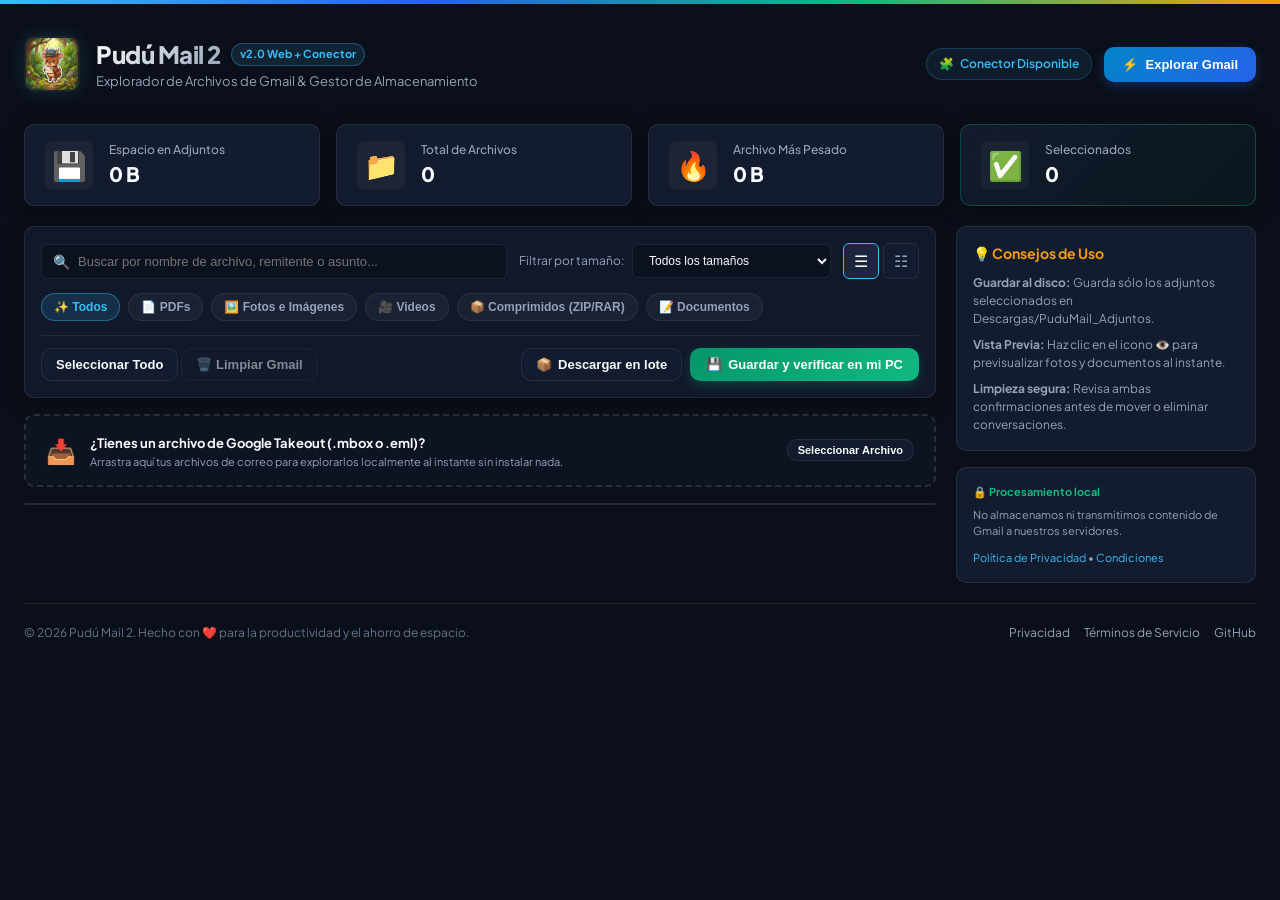
<file: index.html>
<!DOCTYPE html>
<html lang="es">
<head>
  <meta charset="UTF-8">
  <meta name="viewport" content="width=device-width, initial-scale=1.0">
  <title>Pudú Mail 2 - Explorador de Adjuntos de Gmail & Gestor de Disco</title>
  <meta name="description" content="Pudú Mail 2 te permite ordenar tus adjuntos de Gmail por tamaño, liberar espacio en tu cuenta y moverlos a tu disco duro con total privacidad.">
  <meta name="application-name" content="Pudú Mail 2">
  
  <!-- Open Graph -->
  <meta property="og:type" content="website">
  <meta property="og:title" content="Pudú Mail 2 - Explorador de Adjuntos de Gmail">
  <meta property="og:description" content="Ordena adjuntos por tamaño, previsualiza y respalda tus archivos de Gmail a tu disco duro con 1 clic.">
  <meta property="og:url" content="https://pudumail2.vercel.app">

  <!-- Google Fonts -->
  <link rel="preconnect" href="https://fonts.googleapis.com">
  <link rel="preconnect" href="https://fonts.gstatic.com" crossorigin>
  <link href="https://fonts.googleapis.com/css2?family=Plus+Jakarta+Sans:wght@400;500;600;700;800&family=JetBrains+Mono:wght@500;700&display=swap" rel="stylesheet">
  
  <!-- CSS Styles -->
  <link rel="stylesheet" href="style.css">
  <link rel="icon" href="data:image/svg+xml,<svg xmlns=%22http://www.w3.org/2000/svg%22 viewBox=%220 0 100 100%22><text y=%22.9em%22 font-size=%2290%22>🦌</text></svg>">

</head>
<body class="pudu-body">

  <!-- Top Ribbon -->
  <div class="top-accent-bar"></div>

  <!-- Main Container -->
  <div class="app-layout">
    
    <!-- Top Header -->
    <header class="app-header">
      <div class="header-brand">
        <img src="assets/pudu_mascot.jpg" alt="Pudú Mail Mascot" class="brand-mascot">
        <div class="brand-titles">
          <div class="brand-row">
            <h1>Pudú Mail 2</h1>
            <span class="version-tag">v2.0 Web + Conector</span>
          </div>
          <p class="brand-tagline">Explorador de Archivos de Gmail & Gestor de Almacenamiento</p>
        </div>
      </div>

      <div class="header-actions">
        <div id="extensionStatusBadge" class="status-badge disconnected">
          <span>🧩</span> Conector Disponible
        </div>
        <button id="btnScanGmail" class="btn-primary">
          <span>⚡</span> Explorar Gmail
        </button>
      </div>
    </header>

    <!-- Storage Statistics Dashboard -->
    <section class="stats-grid">
      <div class="stat-card">
        <div class="stat-icon icon-storage">💾</div>
        <div class="stat-data">
          <span class="stat-label">Espacio en Adjuntos</span>
          <h2 id="statTotalSize" class="stat-value">0 B</h2>
        </div>
      </div>

      <div class="stat-card">
        <div class="stat-icon icon-files">📁</div>
        <div class="stat-data">
          <span class="stat-label">Total de Archivos</span>
          <h2 id="statTotalFiles" class="stat-value">0</h2>
        </div>
      </div>

      <div class="stat-card">
        <div class="stat-icon icon-heavy">🔥</div>
        <div class="stat-data">
          <span class="stat-label">Archivo Más Pesado</span>
          <h2 id="statLargestFile" class="stat-value">0 B</h2>
        </div>
      </div>

      <div class="stat-card stat-card-highlight">
        <div class="stat-icon icon-selected">✅</div>
        <div class="stat-data">
          <span class="stat-label">Seleccionados</span>
          <h2 id="statSelectedCount" class="stat-value">0</h2>
        </div>
      </div>
    </section>

    <!-- Main Workspace with Sidebar & Content -->
    <div class="workspace-layout">
      
      <!-- Center Main Explorer -->
      <main class="explorer-main">
        
        <!-- Filter & Action Toolbar -->
        <div class="toolbar-card">
          <div class="toolbar-top">
            
            <!-- Search Bar -->
            <div class="search-box">
              <span class="search-icon">🔍</span>
              <input type="text" id="searchInput" placeholder="Buscar por nombre de archivo, remitente o asunto..." autocomplete="off">
            </div>

            <!-- Size Filter -->
            <div class="filter-group">
              <label for="minSizeSelect">Filtrar por tamaño:</label>
              <select id="minSizeSelect" class="pudu-select">
                <option value="0">Todos los tamaños</option>
                <option value="1048576">Mayores a 1 MB</option>
                <option value="5242880">Mayores a 5 MB</option>
                <option value="10485760">Mayores a 10 MB (Pesados)</option>
                <option value="26214400">Mayores a 25 MB (Críticos)</option>
              </select>
            </div>

            <!-- View Switcher -->
            <div class="view-switcher">
              <button id="btnViewTable" class="btn-icon active" title="Vista Tabla">☰</button>
              <button id="btnViewGrid" class="btn-icon" title="Vista Cuadrícula">☷</button>
            </div>
          </div>

          <!-- Category Chips -->
          <div class="category-chips-row">
            <button class="category-chip active" data-category="all">✨ Todos</button>
            <button class="category-chip" data-category="pdf">📄 PDFs</button>
            <button class="category-chip" data-category="image">🖼️ Fotos e Imágenes</button>
            <button class="category-chip" data-category="video">🎥 Videos</button>
            <button class="category-chip" data-category="archive">📦 Comprimidos (ZIP/RAR)</button>
            <button class="category-chip" data-category="document">📝 Documentos</button>
          </div>

          <!-- Action Buttons Bar -->
          <div class="action-bar-row">
            <div class="action-left">
              <button id="btnSelectAll" class="btn-secondary">Seleccionar Todo</button>
              <button id="btnCleanGmail" class="btn-secondary" type="button" disabled title="Descarga y verifica archivos antes de habilitar la limpieza.">🗑️ Limpiar Gmail</button>
            </div>
            <div class="action-right">
              <button id="btnDownloadZip" class="btn-secondary">
                <span>📦</span> Descargar en lote
              </button>
              <button id="btnMoveToDisk" class="btn-success">
                <span>💾</span> Guardar y verificar en mi PC
              </button>
            </div>
          </div>
        </div>

        <!-- Local File Dropzone Fallback (Zero Extension Mode) -->
        <div id="localFileDropzone" class="dropzone-box">
          <input type="file" id="localFileInput" class="hidden" accept=".mbox,.eml" multiple>
          <div class="dropzone-content">
            <span class="dropzone-icon">📥</span>
            <div class="dropzone-text">
              <strong>¿Tienes un archivo de Google Takeout (.mbox o .eml)?</strong>
              <p>Arrastra aquí tus archivos de correo para explorarlos localmente al instante sin instalar nada.</p>
            </div>
            <button class="btn-secondary btn-sm" onclick="document.getElementById('localFileInput').click(); event.stopPropagation();">
              Seleccionar Archivo
            </button>
          </div>
        </div>

        <!-- Explorer Container -->
        <div id="attachmentsContainer" class="attachments-list-container">
          <!-- Dynamic Table / Grid rendered by app.js -->
        </div>

        <!-- Empty State -->
        <div id="emptyState" class="empty-state hidden">
          <div class="empty-icon">🦌🔍</div>
          <h3>No se encontraron adjuntos con los filtros seleccionados</h3>
          <p>Prueba ajustando el tamaño mínimo o el término de búsqueda.</p>
        </div>

      </main>

      <!-- Privacy and use tips -->
      <aside class="sidebar-layout">

        <!-- Quick Tips Card -->
        <div class="card-tips">
          <h3>💡 Consejos de Uso</h3>
          <ul class="tips-list">
            <li><strong>Guardar al disco:</strong> Guarda sólo los adjuntos seleccionados en Descargas/PuduMail_Adjuntos.</li>
            <li><strong>Vista Previa:</strong> Haz clic en el icono 👁️ para previsualizar fotos y documentos al instante.</li>
            <li><strong>Limpieza segura:</strong> Revisa ambas confirmaciones antes de mover o eliminar conversaciones.</li>
          </ul>
        </div>

        <!-- Security & Legal Card -->
        <div class="card-security">
          <div class="security-badge">🔒 Procesamiento local</div>
          <p>No almacenamos ni transmitimos contenido de Gmail a nuestros servidores.</p>
          <div class="security-links">
            <a href="privacy.html">Política de Privacidad</a> • 
            <a href="terms.html">Condiciones</a>
          </div>
        </div>

      </aside>

    </div>

    <!-- Footer -->
    <footer class="app-footer">
      <p>© 2026 Pudú Mail 2. Hecho con ❤️ para la productividad y el ahorro de espacio.</p>
      <div class="footer-links">
        <a href="privacy.html">Privacidad</a>
        <a href="terms.html">Términos de Servicio</a>
        <a href="https://github.com/tpotp/pudumail2" target="_blank">GitHub</a>
      </div>
    </footer>

  </div>

  <!-- Loading Overlay -->
  <div id="loadingOverlay" class="loading-overlay hidden">
    <div class="loading-card">
      <div class="pudu-loader-icon">🦌💨</div>
      <h3 id="loadingProgressText">Procesando...</h3>
      <div class="progress-bar-bg">
        <div id="loadingProgressBar" class="progress-bar-fill" style="width: 20%;"></div>
      </div>
      <p class="loading-subtext">Esto ocurre 100% dentro de tu navegador.</p>
    </div>
  </div>

  <!-- Preview Modal -->
  <div id="previewModal" class="modal-overlay hidden">
    <div class="modal-card">
      <div class="modal-header">
        <div class="modal-title-group">
          <h3 id="previewTitle">Vista Previa</h3>
          <span id="previewSize" class="size-pill">0 B</span>
        </div>
        <button id="btnClosePreview" class="btn-close">✕</button>
      </div>
      <div id="previewContent" class="modal-body">
        <!-- Content injected dynamically -->
      </div>
    </div>
  </div>

  <!-- Extension 1-Click Install Modal -->
  <div id="extensionModal" class="modal-overlay hidden">
    <div class="modal-card modal-install">
      <div class="modal-header">
        <div class="modal-title-group">
          <h3>🧩 Conector de 1 Clic para Pudú Mail</h3>
          <span class="size-pill" style="background: #0284c7;">Gratis & Seguro</span>
        </div>
        <button class="btn-close" onclick="window.app.closeExtensionModal()">✕</button>
      </div>
      <div class="modal-body install-body">
        <div class="install-steps">
          <div class="step-item">
            <span class="step-number">1</span>
            <div class="step-desc">
              <strong>Instala la extensión oficial</strong>
              <p>El conector permite a Pudú Mail 2 comunicarse de forma privada con tu sesión de Gmail sin pedir contraseñas.</p>
            </div>
          </div>
          <div class="step-item">
            <span class="step-number">2</span>
            <div class="step-desc">
              <strong>Abre Gmail y disfruta del explorador</strong>
              <p>Ordena todos tus adjuntos por tamaño y muévelos a tu disco duro con un solo clic.</p>
            </div>
          </div>
        </div>

        <div class="install-actions">
          <a href="https://github.com/tpotp/pudumail2" target="_blank" class="btn-primary w-full">
            <span>📥</span> Descargar Conector de Chrome
          </a>
        </div>
      </div>
    </div>
  </div>

  <!-- JavaScript Modules -->
  <script src="js/formats.js"></script>
  <script src="js/extension_bridge.js"></script>
  <script src="js/mbox_parser.js"></script>
  <script src="js/app.js"></script>
</body>
</html>
</file>
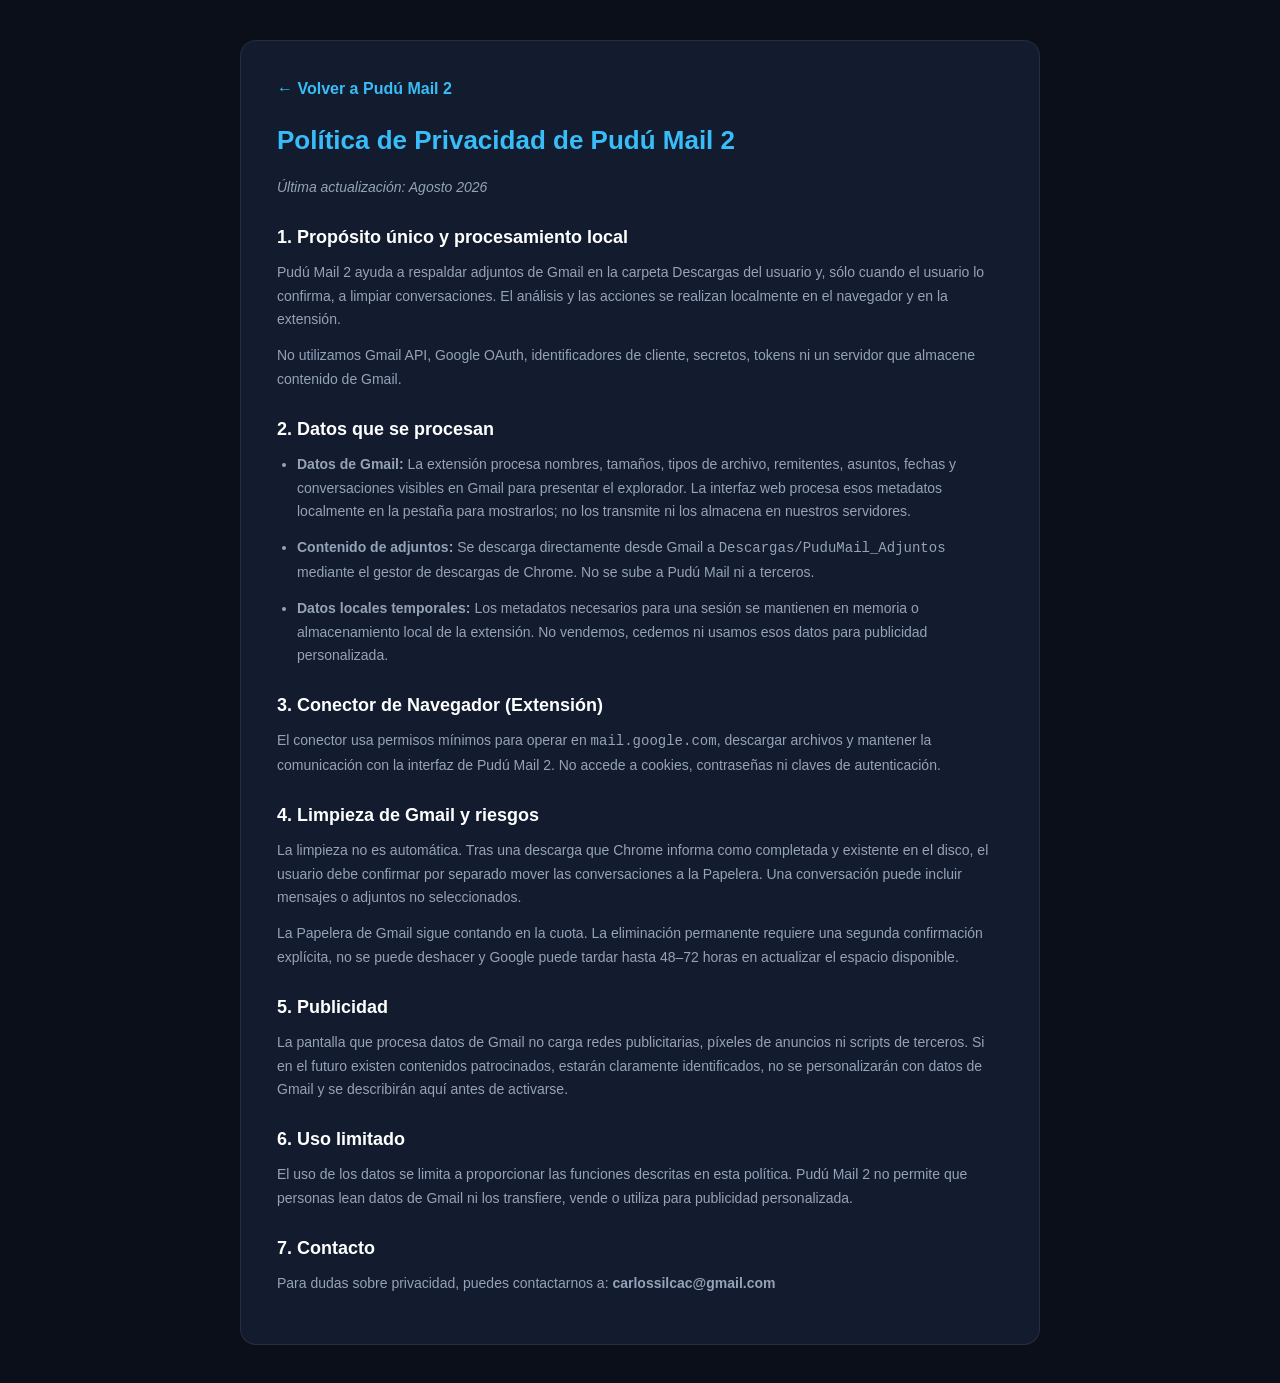
<file: privacy.html>
<!DOCTYPE html>
<html lang="es">
<head>
  <meta charset="UTF-8">
  <meta name="viewport" content="width=device-width, initial-scale=1.0">
  <title>Política de Privacidad - Pudú Mail 2</title>
  <link rel="stylesheet" href="style.css">
  <style>
    .legal-container { max-width: 800px; margin: 40px auto; background: var(--bg-card); padding: 36px; border-radius: var(--radius-lg); border: 1px solid var(--border-color); }
    .legal-container h1 { font-size: 26px; margin-bottom: 16px; color: var(--accent-cyan); }
    .legal-container h2 { font-size: 18px; margin: 24px 0 10px; color: #fff; }
    .legal-container p, .legal-container li { font-size: 14px; color: var(--text-muted); line-height: 1.7; margin-bottom: 12px; }
    .legal-container ul { padding-left: 20px; }
    .back-btn { display: inline-block; margin-bottom: 20px; color: var(--accent-cyan); text-decoration: none; font-weight: 600; }
  </style>
</head>
<body class="pudu-body">
  <div class="legal-container">
    <a href="index.html" class="back-btn">← Volver a Pudú Mail 2</a>
    <h1>Política de Privacidad de Pudú Mail 2</h1>
    <p><em>Última actualización: Agosto 2026</em></p>

    <h2>1. Propósito único y procesamiento local</h2>
    <p>Pudú Mail 2 ayuda a respaldar adjuntos de Gmail en la carpeta Descargas del usuario y, sólo cuando el usuario lo confirma, a limpiar conversaciones. El análisis y las acciones se realizan localmente en el navegador y en la extensión.</p>
    <p>No utilizamos Gmail API, Google OAuth, identificadores de cliente, secretos, tokens ni un servidor que almacene contenido de Gmail.</p>

    <h2>2. Datos que se procesan</h2>
    <ul>
      <li><strong>Datos de Gmail:</strong> La extensión procesa nombres, tamaños, tipos de archivo, remitentes, asuntos, fechas y conversaciones visibles en Gmail para presentar el explorador. La interfaz web procesa esos metadatos localmente en la pestaña para mostrarlos; no los transmite ni los almacena en nuestros servidores.</li>
      <li><strong>Contenido de adjuntos:</strong> Se descarga directamente desde Gmail a <code>Descargas/PuduMail_Adjuntos</code> mediante el gestor de descargas de Chrome. No se sube a Pudú Mail ni a terceros.</li>
      <li><strong>Datos locales temporales:</strong> Los metadatos necesarios para una sesión se mantienen en memoria o almacenamiento local de la extensión. No vendemos, cedemos ni usamos esos datos para publicidad personalizada.</li>
    </ul>

    <h2>3. Conector de Navegador (Extensión)</h2>
    <p>El conector usa permisos mínimos para operar en <code>mail.google.com</code>, descargar archivos y mantener la comunicación con la interfaz de Pudú Mail 2. No accede a cookies, contraseñas ni claves de autenticación.</p>

    <h2>4. Limpieza de Gmail y riesgos</h2>
    <p>La limpieza no es automática. Tras una descarga que Chrome informa como completada y existente en el disco, el usuario debe confirmar por separado mover las conversaciones a la Papelera. Una conversación puede incluir mensajes o adjuntos no seleccionados.</p>
    <p>La Papelera de Gmail sigue contando en la cuota. La eliminación permanente requiere una segunda confirmación explícita, no se puede deshacer y Google puede tardar hasta 48–72 horas en actualizar el espacio disponible.</p>

    <h2>5. Publicidad</h2>
    <p>La pantalla que procesa datos de Gmail no carga redes publicitarias, píxeles de anuncios ni scripts de terceros. Si en el futuro existen contenidos patrocinados, estarán claramente identificados, no se personalizarán con datos de Gmail y se describirán aquí antes de activarse.</p>

    <h2>6. Uso limitado</h2>
    <p>El uso de los datos se limita a proporcionar las funciones descritas en esta política. Pudú Mail 2 no permite que personas lean datos de Gmail ni los transfiere, vende o utiliza para publicidad personalizada.</p>

    <h2>7. Contacto</h2>
    <p>Para dudas sobre privacidad, puedes contactarnos a: <strong>carlossilcac@gmail.com</strong></p>
  </div>
</body>
</html>
</file>
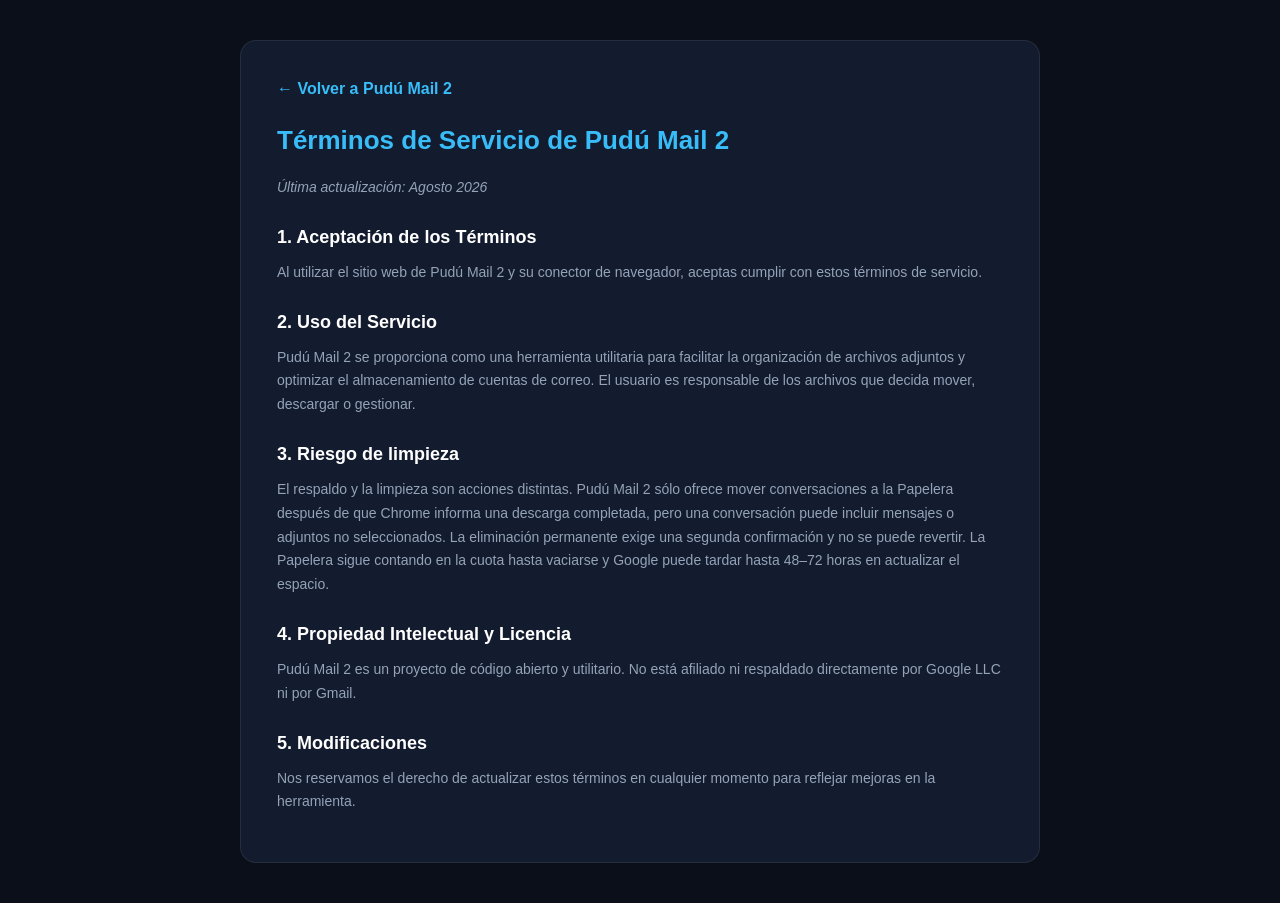
<file: terms.html>
<!DOCTYPE html>
<html lang="es">
<head>
  <meta charset="UTF-8">
  <meta name="viewport" content="width=device-width, initial-scale=1.0">
  <title>Términos de Servicio - Pudú Mail 2</title>
  <link rel="stylesheet" href="style.css">
  <style>
    .legal-container { max-width: 800px; margin: 40px auto; background: var(--bg-card); padding: 36px; border-radius: var(--radius-lg); border: 1px solid var(--border-color); }
    .legal-container h1 { font-size: 26px; margin-bottom: 16px; color: var(--accent-cyan); }
    .legal-container h2 { font-size: 18px; margin: 24px 0 10px; color: #fff; }
    .legal-container p, .legal-container li { font-size: 14px; color: var(--text-muted); line-height: 1.7; margin-bottom: 12px; }
    .legal-container ul { padding-left: 20px; }
    .back-btn { display: inline-block; margin-bottom: 20px; color: var(--accent-cyan); text-decoration: none; font-weight: 600; }
  </style>
</head>
<body class="pudu-body">
  <div class="legal-container">
    <a href="index.html" class="back-btn">← Volver a Pudú Mail 2</a>
    <h1>Términos de Servicio de Pudú Mail 2</h1>
    <p><em>Última actualización: Agosto 2026</em></p>

    <h2>1. Aceptación de los Términos</h2>
    <p>Al utilizar el sitio web de Pudú Mail 2 y su conector de navegador, aceptas cumplir con estos términos de servicio.</p>

    <h2>2. Uso del Servicio</h2>
    <p>Pudú Mail 2 se proporciona como una herramienta utilitaria para facilitar la organización de archivos adjuntos y optimizar el almacenamiento de cuentas de correo. El usuario es responsable de los archivos que decida mover, descargar o gestionar.</p>

    <h2>3. Riesgo de limpieza</h2>
    <p>El respaldo y la limpieza son acciones distintas. Pudú Mail 2 sólo ofrece mover conversaciones a la Papelera después de que Chrome informa una descarga completada, pero una conversación puede incluir mensajes o adjuntos no seleccionados. La eliminación permanente exige una segunda confirmación y no se puede revertir. La Papelera sigue contando en la cuota hasta vaciarse y Google puede tardar hasta 48–72 horas en actualizar el espacio.</p>

    <h2>4. Propiedad Intelectual y Licencia</h2>
    <p>Pudú Mail 2 es un proyecto de código abierto y utilitario. No está afiliado ni respaldado directamente por Google LLC ni por Gmail.</p>

    <h2>5. Modificaciones</h2>
    <p>Nos reservamos el derecho de actualizar estos términos en cualquier momento para reflejar mejoras en la herramienta.</p>
  </div>
</body>
</html>
</file>
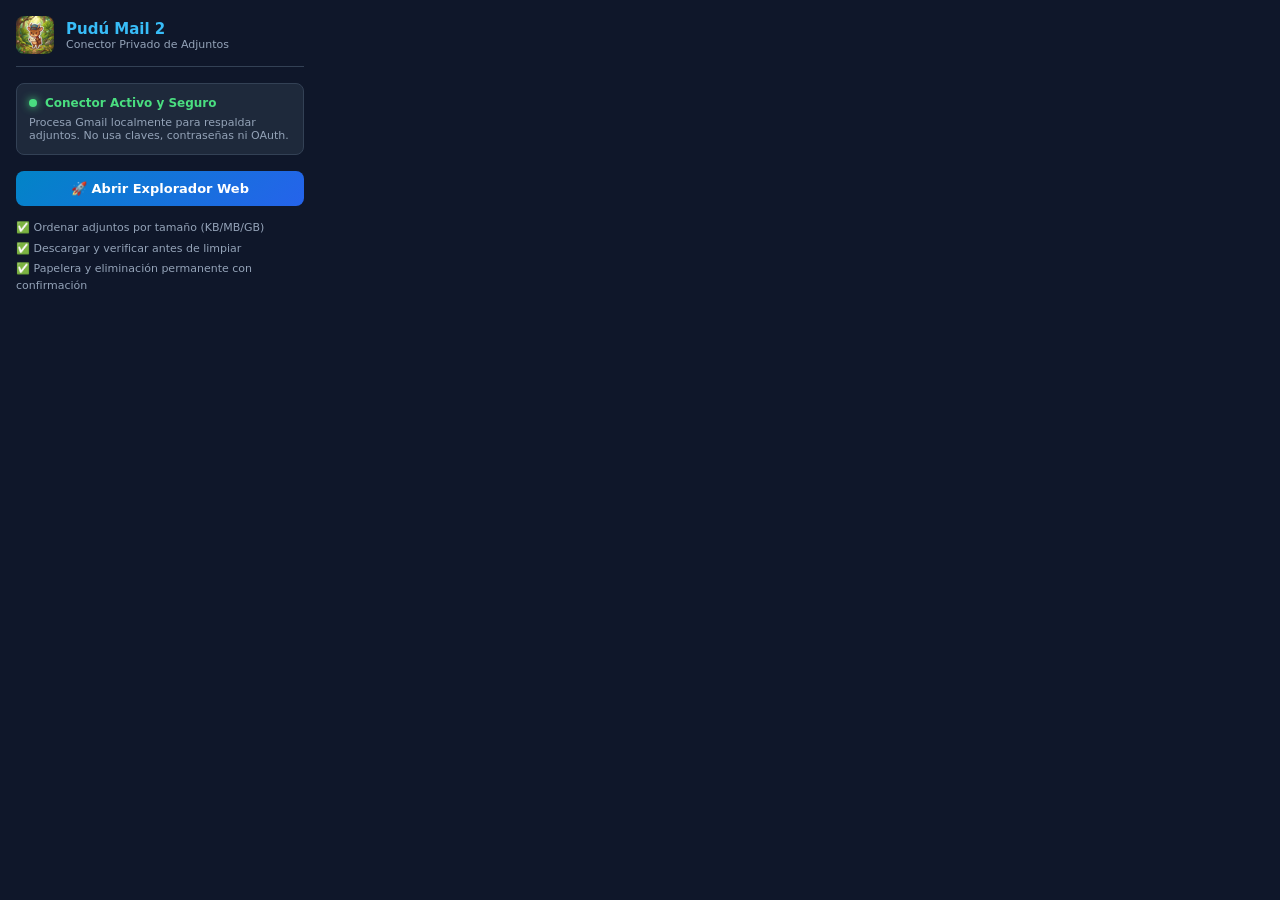
<file: extension/popup.html>
<!DOCTYPE html>
<html lang="es">
<head>
  <meta charset="UTF-8">
  <meta name="viewport" content="width=device-width, initial-scale=1.0">
  <title>Pudú Mail Conector</title>
  <style>
    * { box-sizing: border-box; margin: 0; padding: 0; font-family: 'Segoe UI', system-ui, sans-serif; }
    body { width: 320px; background: #0f172a; color: #f8fafc; padding: 16px; border-radius: 12px; }
    .header { display: flex; align-items: center; gap: 12px; margin-bottom: 16px; border-bottom: 1px solid #334155; padding-bottom: 12px; }
    .logo { width: 38px; height: 38px; border-radius: 8px; object-fit: cover; }
    .title h3 { font-size: 15px; font-weight: 700; color: #38bdf8; }
    .title p { font-size: 11px; color: #94a3b8; }
    .status-card { background: #1e293b; border-radius: 8px; padding: 12px; margin-bottom: 16px; border: 1px solid #334155; }
    .status-indicator { display: flex; align-items: center; gap: 8px; font-size: 12px; font-weight: 600; color: #4ade80; }
    .dot { width: 8px; height: 8px; border-radius: 50%; background: #4ade80; box-shadow: 0 0 8px #4ade80; }
    .btn-main { width: 100%; display: flex; align-items: center; justify-content: center; gap: 8px; background: linear-gradient(135deg, #0284c7, #2563eb); color: white; border: none; padding: 10px; border-radius: 8px; font-size: 13px; font-weight: 600; cursor: pointer; transition: all 0.2s; text-decoration: none; }
    .btn-main:hover { background: linear-gradient(135deg, #0369a1, #1d4ed8); transform: translateY(-1px); }
    .features { font-size: 11px; color: #94a3b8; margin-top: 14px; line-height: 1.5; }
    .features li { list-style: none; margin-bottom: 4px; display: flex; align-items: center; gap: 6px; }
  </style>
</head>
<body>
  <div class="header">
    <img src="icons/icon48.png" alt="Pudú Mail" class="logo">
    <div class="title">
      <h3>Pudú Mail 2</h3>
      <p>Conector Privado de Adjuntos</p>
    </div>
  </div>

  <div class="status-card">
    <div class="status-indicator">
      <span class="dot"></span>
      <span>Conector Activo y Seguro</span>
    </div>
    <p style="font-size: 11px; color: #94a3b8; margin-top: 6px;">
      Procesa Gmail localmente para respaldar adjuntos. No usa claves, contraseñas ni OAuth.
    </p>
  </div>

  <a href="https://pudumail2.vercel.app" target="_blank" class="btn-main" id="btnOpenWeb">
    <span>🚀 Abrir Explorador Web</span>
  </a>

  <ul class="features">
    <li>✅ Ordenar adjuntos por tamaño (KB/MB/GB)</li>
    <li>✅ Descargar y verificar antes de limpiar</li>
    <li>✅ Papelera y eliminación permanente con confirmación</li>
  </ul>

  <script src="popup.js"></script>
</body>
</html>
</file>
<file: style.css>
/**
 * PUDÚ MAIL 2 - STYLESHEET
 * Modern dark-mode UI with glassmorphism, responsive grid, and ad-monetization slots.
 */

:root {
  --bg-main: #0b0f19;
  --bg-card: #131b2e;
  --bg-card-hover: #1b2640;
  --bg-toolbar: rgba(19, 27, 46, 0.85);
  --border-color: rgba(255, 255, 255, 0.08);
  --border-focus: #38bdf8;
  
  --text-main: #f8fafc;
  --text-muted: #94a3b8;
  --text-dim: #64748b;

  --accent-cyan: #38bdf8;
  --accent-blue: #2563eb;
  --accent-green: #10b981;
  --accent-amber: #f59e0b;
  --accent-red: #ef4444;

  --radius-sm: 6px;
  --radius-md: 10px;
  --radius-lg: 16px;
  --radius-full: 9999px;

  --shadow-card: 0 4px 20px -2px rgba(0, 0, 0, 0.5);
  --shadow-glow: 0 0 20px rgba(56, 189, 248, 0.15);
}

* {
  box-sizing: border-box;
  margin: 0;
  padding: 0;
}

body.pudu-body {
  background-color: var(--bg-main);
  color: var(--text-main);
  font-family: 'Plus Jakarta Sans', -apple-system, BlinkMacSystemFont, 'Segoe UI', Roboto, sans-serif;
  min-height: 100vh;
  display: flex;
  flex-direction: column;
  line-height: 1.5;
  overflow-x: hidden;
}

/* Top Accent Bar */
.top-accent-bar {
  height: 4px;
  background: linear-gradient(90deg, #38bdf8, #2563eb, #10b981, #f59e0b);
  width: 100%;
}

/* Layout Wrapper */
.app-layout {
  max-width: 1360px;
  margin: 0 auto;
  padding: 20px 24px;
  width: 100%;
  display: flex;
  flex-direction: column;
  gap: 20px;
}

/* App Header */
.app-header {
  display: flex;
  justify-content: space-between;
  align-items: center;
  flex-wrap: wrap;
  gap: 16px;
  padding: 12px 0;
}

.header-brand {
  display: flex;
  align-items: center;
  gap: 16px;
}

.brand-mascot {
  width: 56px;
  height: 56px;
  border-radius: var(--radius-md);
  object-fit: cover;
  border: 2px solid var(--border-color);
  box-shadow: var(--shadow-glow);
}

.brand-row {
  display: flex;
  align-items: center;
  gap: 10px;
}

.brand-row h1 {
  font-size: 24px;
  font-weight: 800;
  letter-spacing: -0.5px;
  background: linear-gradient(135deg, #ffffff, #94a3b8);
  -webkit-background-clip: text;
  -webkit-text-fill-color: transparent;
}

.version-tag {
  font-size: 11px;
  font-weight: 700;
  background: rgba(56, 189, 248, 0.12);
  color: var(--accent-cyan);
  padding: 2px 8px;
  border-radius: var(--radius-full);
  border: 1px solid rgba(56, 189, 248, 0.3);
}

.brand-tagline {
  font-size: 13px;
  color: var(--text-muted);
}

.header-actions {
  display: flex;
  align-items: center;
  gap: 12px;
}

/* Badges */
.status-badge {
  display: inline-flex;
  align-items: center;
  gap: 6px;
  padding: 6px 12px;
  border-radius: var(--radius-full);
  font-size: 12px;
  font-weight: 600;
}

.status-badge.connected {
  background: rgba(16, 185, 129, 0.12);
  color: var(--accent-green);
  border: 1px solid rgba(16, 185, 129, 0.3);
}

.status-badge.disconnected {
  background: rgba(56, 189, 248, 0.08);
  color: var(--accent-cyan);
  border: 1px solid rgba(56, 189, 248, 0.2);
}

/* Buttons */
.btn-primary {
  display: inline-flex;
  align-items: center;
  justify-content: center;
  gap: 8px;
  background: linear-gradient(135deg, #0284c7, #2563eb);
  color: #fff;
  border: none;
  padding: 10px 18px;
  border-radius: var(--radius-md);
  font-weight: 700;
  font-size: 13px;
  cursor: pointer;
  box-shadow: 0 4px 12px rgba(37, 99, 235, 0.3);
  transition: all 0.2s ease;
  text-decoration: none;
}

.btn-primary:hover {
  background: linear-gradient(135deg, #0369a1, #1d4ed8);
  transform: translateY(-1px);
}

.btn-secondary {
  display: inline-flex;
  align-items: center;
  justify-content: center;
  gap: 6px;
  background: var(--bg-card);
  color: var(--text-main);
  border: 1px solid var(--border-color);
  padding: 8px 14px;
  border-radius: var(--radius-md);
  font-weight: 600;
  font-size: 13px;
  cursor: pointer;
  transition: all 0.2s ease;
}

.btn-secondary:hover {
  background: var(--bg-card-hover);
  border-color: rgba(255, 255, 255, 0.2);
}

.btn-secondary:disabled {
  cursor: not-allowed;
  opacity: 0.5;
}

.btn-success {
  display: inline-flex;
  align-items: center;
  justify-content: center;
  gap: 6px;
  background: linear-gradient(135deg, #059669, #10b981);
  color: #fff;
  border: none;
  padding: 8px 16px;
  border-radius: var(--radius-md);
  font-weight: 700;
  font-size: 13px;
  cursor: pointer;
  box-shadow: 0 4px 12px rgba(16, 185, 129, 0.25);
  transition: all 0.2s ease;
}

.btn-success:hover {
  background: linear-gradient(135deg, #047857, #059669);
  transform: translateY(-1px);
}

.btn-icon {
  background: var(--bg-card);
  color: var(--text-muted);
  border: 1px solid var(--border-color);
  width: 36px;
  height: 36px;
  border-radius: var(--radius-sm);
  cursor: pointer;
  display: flex;
  align-items: center;
  justify-content: center;
  font-size: 16px;
  transition: all 0.2s ease;
}

.btn-icon.active, .btn-icon:hover {
  color: var(--text-main);
  background: var(--bg-card-hover);
  border-color: var(--border-focus);
}

.btn-sm {
  padding: 4px 10px;
  font-size: 11px;
}

.w-full {
  width: 100%;
}

/* Ad Slots Containers */
.ad-slot-container {
  width: 100%;
  border-radius: var(--radius-md);
  background: rgba(19, 27, 46, 0.5);
  border: 1px dashed rgba(255, 255, 255, 0.15);
  display: flex;
  flex-direction: column;
  align-items: center;
  justify-content: center;
  overflow: hidden;
}

.ad-placeholder {
  width: 100%;
  padding: 12px 16px;
  text-align: center;
  display: flex;
  flex-direction: column;
  align-items: center;
  gap: 4px;
}

.ad-label {
  font-size: 10px;
  font-weight: 700;
  letter-spacing: 1px;
  color: var(--text-dim);
}

.top-ad-slot {
  min-height: 60px;
}

.top-ad-slot p {
  font-size: 13px;
  color: var(--text-muted);
}

.sidebar-ad-slot {
  min-height: 180px;
  border-style: solid;
  border-color: rgba(56, 189, 248, 0.2);
  background: linear-gradient(135deg, rgba(19, 27, 46, 0.9), rgba(30, 41, 59, 0.8));
}

.sidebar-ad-inner h4 {
  font-size: 14px;
  color: var(--accent-cyan);
  margin-bottom: 6px;
}

.sidebar-ad-inner p {
  font-size: 12px;
  color: var(--text-muted);
  line-height: 1.4;
}

.bottom-ad-slot {
  min-height: 70px;
  padding: 8px;
}

.bottom-ad-slot p {
  font-size: 12px;
  color: var(--text-dim);
}

/* Stats Dashboard Grid */
.stats-grid {
  display: grid;
  grid-template-columns: repeat(auto-fit, minmax(220px, 1fr));
  gap: 16px;
}

.stat-card {
  background: var(--bg-card);
  border: 1px solid var(--border-color);
  border-radius: var(--radius-md);
  padding: 16px 20px;
  display: flex;
  align-items: center;
  gap: 16px;
  box-shadow: var(--shadow-card);
  transition: transform 0.2s ease, border-color 0.2s ease;
}

.stat-card:hover {
  transform: translateY(-2px);
  border-color: rgba(255, 255, 255, 0.15);
}

.stat-card-highlight {
  border-color: rgba(16, 185, 129, 0.3);
  background: linear-gradient(135deg, var(--bg-card), rgba(16, 185, 129, 0.05));
}

.stat-icon {
  font-size: 28px;
  width: 48px;
  height: 48px;
  display: flex;
  align-items: center;
  justify-content: center;
  background: rgba(255, 255, 255, 0.04);
  border-radius: var(--radius-sm);
}

.stat-data {
  display: flex;
  flex-direction: column;
}

.stat-label {
  font-size: 12px;
  color: var(--text-muted);
  font-weight: 500;
}

.stat-value {
  font-size: 20px;
  font-weight: 800;
  color: var(--text-main);
  letter-spacing: -0.5px;
}

/* Workspace Layout */
.workspace-layout {
  display: grid;
  grid-template-columns: 1fr 300px;
  gap: 20px;
}

@media (max-width: 1024px) {
  .workspace-layout {
    grid-template-columns: 1fr;
  }
}

/* Toolbar */
.toolbar-card {
  background: var(--bg-toolbar);
  backdrop-filter: blur(12px);
  border: 1px solid var(--border-color);
  border-radius: var(--radius-md);
  padding: 16px;
  display: flex;
  flex-direction: column;
  gap: 14px;
  margin-bottom: 16px;
  box-shadow: var(--shadow-card);
}

.toolbar-top {
  display: flex;
  align-items: center;
  gap: 12px;
  flex-wrap: wrap;
}

.search-box {
  flex: 1;
  min-width: 260px;
  position: relative;
  display: flex;
  align-items: center;
}

.search-icon {
  position: absolute;
  left: 12px;
  font-size: 14px;
  color: var(--text-dim);
}

.search-box input {
  width: 100%;
  background: rgba(11, 15, 25, 0.6);
  border: 1px solid var(--border-color);
  padding: 9px 12px 9px 36px;
  border-radius: var(--radius-sm);
  color: var(--text-main);
  font-size: 13px;
  outline: none;
  transition: border-color 0.2s;
}

.search-box input:focus {
  border-color: var(--border-focus);
}

.filter-group {
  display: flex;
  align-items: center;
  gap: 8px;
}

.filter-group label {
  font-size: 12px;
  color: var(--text-muted);
}

.pudu-select {
  background: rgba(11, 15, 25, 0.6);
  border: 1px solid var(--border-color);
  color: var(--text-main);
  padding: 8px 12px;
  border-radius: var(--radius-sm);
  font-size: 12px;
  outline: none;
  cursor: pointer;
}

.view-switcher {
  display: flex;
  gap: 4px;
}

/* Category Chips */
.category-chips-row {
  display: flex;
  gap: 8px;
  flex-wrap: wrap;
}

.category-chip {
  background: rgba(255, 255, 255, 0.04);
  color: var(--text-muted);
  border: 1px solid var(--border-color);
  padding: 6px 12px;
  border-radius: var(--radius-full);
  font-size: 12px;
  font-weight: 600;
  cursor: pointer;
  transition: all 0.2s ease;
}

.category-chip:hover, .category-chip.active {
  background: rgba(56, 189, 248, 0.15);
  color: var(--accent-cyan);
  border-color: rgba(56, 189, 248, 0.4);
}

/* Action Bar */
.action-bar-row {
  display: flex;
  justify-content: space-between;
  align-items: center;
  flex-wrap: wrap;
  gap: 10px;
  border-top: 1px solid var(--border-color);
  padding-top: 12px;
}

.action-right {
  display: flex;
  gap: 8px;
}

/* Dropzone */
.dropzone-box {
  background: rgba(19, 27, 46, 0.4);
  border: 2px dashed rgba(255, 255, 255, 0.12);
  border-radius: var(--radius-md);
  padding: 14px 20px;
  margin-bottom: 16px;
  cursor: pointer;
  transition: all 0.2s ease;
}

.dropzone-box:hover, .dropzone-box.drag-active {
  background: rgba(56, 189, 248, 0.05);
  border-color: var(--accent-cyan);
}

.dropzone-content {
  display: flex;
  align-items: center;
  gap: 14px;
}

.dropzone-icon {
  font-size: 24px;
}

.dropzone-text {
  flex: 1;
}

.dropzone-text strong {
  font-size: 13px;
  color: var(--text-main);
}

.dropzone-text p {
  font-size: 11px;
  color: var(--text-muted);
}

/* Table View */
.attachments-list-container {
  background: var(--bg-card);
  border: 1px solid var(--border-color);
  border-radius: var(--radius-md);
  overflow: hidden;
  box-shadow: var(--shadow-card);
}

.pudu-table {
  width: 100%;
  border-collapse: collapse;
  text-align: left;
  font-size: 13px;
}

.pudu-table th {
  background: rgba(11, 15, 25, 0.7);
  padding: 12px 14px;
  font-size: 11px;
  font-weight: 700;
  color: var(--text-dim);
  text-transform: uppercase;
  letter-spacing: 0.5px;
  border-bottom: 1px solid var(--border-color);
  cursor: pointer;
  user-select: none;
}

.pudu-table th:hover {
  color: var(--text-main);
}

.pudu-table th.sort-desc::after {
  content: ' ▼';
  color: var(--accent-cyan);
}

.pudu-table th.sort-asc::after {
  content: ' ▲';
  color: var(--accent-cyan);
}

.pudu-table td {
  padding: 12px 14px;
  border-bottom: 1px solid rgba(255, 255, 255, 0.04);
  vertical-align: middle;
}

.table-row:hover {
  background: var(--bg-card-hover);
}

.table-row.row-selected {
  background: rgba(56, 189, 248, 0.08);
}

.file-name-cell {
  display: flex;
  align-items: center;
  gap: 12px;
}

.file-icon {
  width: 32px;
  height: 32px;
  border-radius: var(--radius-sm);
  display: flex;
  align-items: center;
  justify-content: center;
  font-size: 16px;
  flex-shrink: 0;
}

.file-text-box {
  display: flex;
  flex-direction: column;
}

.file-name-title {
  font-weight: 600;
  color: var(--text-main);
  max-width: 280px;
  white-space: nowrap;
  overflow: hidden;
  text-overflow: ellipsis;
}

.file-badge {
  font-size: 10px;
  font-weight: 700;
  text-transform: uppercase;
}

.size-pill {
  display: inline-block;
  padding: 3px 8px;
  border-radius: var(--radius-full);
  font-family: 'JetBrains Mono', monospace;
  font-size: 11px;
  font-weight: 700;
  background: rgba(255, 255, 255, 0.06);
  color: var(--text-main);
}

.size-pill.size-heavy {
  background: rgba(239, 68, 68, 0.15);
  color: #f87171;
  border: 1px solid rgba(239, 68, 68, 0.3);
}

.meta-cell {
  display: flex;
  flex-direction: column;
}

.meta-sender {
  font-weight: 500;
  color: var(--text-main);
  font-size: 12px;
}

.meta-subject {
  font-size: 11px;
  color: var(--text-muted);
  max-width: 220px;
  white-space: nowrap;
  overflow: hidden;
  text-overflow: ellipsis;
}

.meta-date {
  font-size: 12px;
  color: var(--text-dim);
}

.action-buttons-group {
  display: flex;
  justify-content: flex-end;
  gap: 6px;
}

.btn-action {
  background: rgba(255, 255, 255, 0.05);
  border: 1px solid var(--border-color);
  color: var(--text-main);
  width: 30px;
  height: 30px;
  border-radius: var(--radius-sm);
  cursor: pointer;
  display: flex;
  align-items: center;
  justify-content: center;
  font-size: 13px;
  transition: all 0.2s;
}

.btn-action:hover {
  background: rgba(56, 189, 248, 0.2);
  border-color: var(--accent-cyan);
}

.text-right {
  text-align: right;
}

/* Grid View */
.pudu-grid {
  display: grid;
  grid-template-columns: repeat(auto-fill, minmax(200px, 1fr));
  gap: 16px;
  padding: 16px;
}

.grid-card {
  background: rgba(11, 15, 25, 0.6);
  border: 1px solid var(--border-color);
  border-radius: var(--radius-md);
  padding: 14px;
  display: flex;
  flex-direction: column;
  gap: 10px;
  transition: all 0.2s ease;
}

.grid-card:hover {
  border-color: rgba(56, 189, 248, 0.4);
  transform: translateY(-2px);
}

.grid-card.card-selected {
  border-color: var(--accent-cyan);
  background: rgba(56, 189, 248, 0.08);
}

.grid-card-header {
  display: flex;
  justify-content: space-between;
  align-items: center;
}

.grid-card-body {
  display: flex;
  flex-direction: column;
  align-items: center;
  text-align: center;
  cursor: pointer;
  padding: 8px 0;
}

.grid-icon-large {
  width: 48px;
  height: 48px;
  border-radius: var(--radius-md);
  display: flex;
  align-items: center;
  justify-content: center;
  font-size: 24px;
  margin-bottom: 8px;
}

.grid-filename {
  font-size: 12px;
  font-weight: 700;
  color: var(--text-main);
  max-width: 100%;
  white-space: nowrap;
  overflow: hidden;
  text-overflow: ellipsis;
}

.grid-sender {
  font-size: 11px;
  color: var(--text-muted);
}

.grid-card-footer {
  display: flex;
  justify-content: space-between;
  align-items: center;
  border-top: 1px solid rgba(255, 255, 255, 0.06);
  padding-top: 8px;
}

.grid-date {
  font-size: 10px;
  color: var(--text-dim);
}

/* Sidebar Layout */
.sidebar-layout {
  display: flex;
  flex-direction: column;
  gap: 16px;
}

.card-tips, .card-security {
  background: var(--bg-card);
  border: 1px solid var(--border-color);
  border-radius: var(--radius-md);
  padding: 16px;
}

.card-tips h3 {
  font-size: 14px;
  margin-bottom: 10px;
  color: var(--accent-amber);
}

.tips-list {
  font-size: 12px;
  color: var(--text-muted);
  list-style: none;
  display: flex;
  flex-direction: column;
  gap: 8px;
}

.card-security {
  font-size: 11px;
  color: var(--text-muted);
}

.security-badge {
  font-weight: 700;
  color: var(--accent-green);
  margin-bottom: 6px;
}

.security-links {
  margin-top: 10px;
  font-size: 11px;
}

.security-links a {
  color: var(--accent-cyan);
  text-decoration: none;
}

/* Modals */
.modal-overlay {
  position: fixed;
  inset: 0;
  background: rgba(0, 0, 0, 0.75);
  backdrop-filter: blur(8px);
  display: flex;
  align-items: center;
  justify-content: center;
  padding: 20px;
  z-index: 1000;
}

.modal-card {
  background: var(--bg-card);
  border: 1px solid var(--border-color);
  border-radius: var(--radius-lg);
  width: 100%;
  max-width: 640px;
  box-shadow: 0 20px 40px rgba(0, 0, 0, 0.8);
  overflow: hidden;
}

.modal-header {
  display: flex;
  justify-content: space-between;
  align-items: center;
  padding: 16px 20px;
  border-bottom: 1px solid var(--border-color);
}

.modal-title-group {
  display: flex;
  align-items: center;
  gap: 12px;
}

.btn-close {
  background: none;
  border: none;
  color: var(--text-muted);
  font-size: 18px;
  cursor: pointer;
}

.modal-body {
  padding: 20px;
  max-height: 75vh;
  overflow-y: auto;
}

.preview-media-img {
  max-width: 100%;
  max-height: 60vh;
  border-radius: var(--radius-md);
  display: block;
  margin: 0 auto;
}

.preview-iframe {
  width: 100%;
  height: 55vh;
  border: none;
  border-radius: var(--radius-md);
}

/* Install Modal Steps */
.install-steps {
  display: flex;
  flex-direction: column;
  gap: 14px;
  margin-bottom: 20px;
}

.step-item {
  display: flex;
  align-items: flex-start;
  gap: 12px;
}

.step-number {
  width: 28px;
  height: 28px;
  border-radius: 50%;
  background: var(--accent-cyan);
  color: #0b0f19;
  font-weight: 800;
  display: flex;
  align-items: center;
  justify-content: center;
  flex-shrink: 0;
}

.step-desc strong {
  font-size: 13px;
  color: var(--text-main);
}

.step-desc p {
  font-size: 12px;
  color: var(--text-muted);
}

/* Loading Overlay */
.loading-overlay {
  position: fixed;
  inset: 0;
  background: rgba(11, 15, 25, 0.85);
  backdrop-filter: blur(10px);
  display: flex;
  align-items: center;
  justify-content: center;
  z-index: 2000;
}

.loading-card {
  text-align: center;
  display: flex;
  flex-direction: column;
  align-items: center;
  gap: 12px;
}

.pudu-loader-icon {
  font-size: 48px;
  animation: pulse 1.5s infinite;
}

.progress-bar-bg {
  width: 240px;
  height: 8px;
  background: rgba(255, 255, 255, 0.1);
  border-radius: var(--radius-full);
  overflow: hidden;
}

.progress-bar-fill {
  height: 100%;
  background: linear-gradient(90deg, #38bdf8, #10b981);
  transition: width 0.3s ease;
}

.loading-subtext {
  font-size: 11px;
  color: var(--text-dim);
}

/* Empty State */
.empty-state {
  text-align: center;
  padding: 48px 20px;
}

.empty-icon {
  font-size: 48px;
  margin-bottom: 12px;
}

/* Footer */
.app-footer {
  display: flex;
  justify-content: space-between;
  align-items: center;
  flex-wrap: wrap;
  gap: 12px;
  border-top: 1px solid var(--border-color);
  padding: 20px 0;
  font-size: 12px;
  color: var(--text-dim);
}

.footer-links {
  display: flex;
  gap: 14px;
}

.footer-links a {
  color: var(--text-muted);
  text-decoration: none;
}

.footer-links a:hover {
  color: var(--accent-cyan);
}

.hidden {
  display: none !important;
}

/* Sort Header Indicators */
th[data-sort] {
  cursor: pointer;
  user-select: none;
  transition: color 0.2s;
}
th[data-sort]:hover {
  color: var(--accent-cyan);
}
th.sort-desc::after {
  content: ' ▼';
  font-size: 10px;
  color: var(--accent-cyan);
}
th.sort-asc::after {
  content: ' ▲';
  font-size: 10px;
  color: var(--accent-cyan);
}

/* Estimated Size Indicator */
.size-pill.size-estimated {
  border: 1px dashed rgba(148, 163, 184, 0.3);
  color: var(--text-muted);
}

/* Preview Modal */
.preview-overlay {
  position: fixed;
  inset: 0;
  background: rgba(0, 0, 0, 0.8);
  backdrop-filter: blur(12px);
  display: flex;
  align-items: center;
  justify-content: center;
  z-index: 3000;
  padding: 24px;
}

.preview-panel {
  background: var(--bg-card);
  border: 1px solid var(--border-color);
  border-radius: var(--radius-lg);
  max-width: 800px;
  width: 100%;
  max-height: 90vh;
  overflow-y: auto;
  box-shadow: 0 25px 60px rgba(0, 0, 0, 0.5), var(--shadow-glow);
}

.preview-panel-header {
  display: flex;
  align-items: center;
  justify-content: space-between;
  padding: 16px 20px;
  border-bottom: 1px solid var(--border-color);
  gap: 12px;
}

.preview-panel-header h3 {
  font-size: 15px;
  font-weight: 600;
  white-space: nowrap;
  overflow: hidden;
  text-overflow: ellipsis;
  flex: 1;
}

.preview-panel-body {
  padding: 24px;
  min-height: 200px;
}

.btn-close-modal {
  background: rgba(255, 255, 255, 0.08);
  border: 1px solid var(--border-color);
  color: var(--text-main);
  width: 32px;
  height: 32px;
  border-radius: var(--radius-sm);
  cursor: pointer;
  font-size: 16px;
  display: flex;
  align-items: center;
  justify-content: center;
  flex-shrink: 0;
  transition: background 0.2s;
}
.btn-close-modal:hover {
  background: rgba(239, 68, 68, 0.2);
}

/* Preview Media */
.preview-media-container {
  display: flex;
  justify-content: center;
  align-items: center;
  background: rgba(0, 0, 0, 0.3);
  border-radius: var(--radius-md);
  overflow: hidden;
}

.preview-media-img {
  max-width: 100%;
  max-height: 60vh;
  border-radius: var(--radius-md);
  object-fit: contain;
}

.preview-media-video {
  width: 100%;
  max-height: 60vh;
  border-radius: var(--radius-md);
  background: #000;
}

.preview-iframe {
  width: 100%;
  height: 60vh;
  border: none;
  border-radius: var(--radius-md);
  background: #fff;
}

.pdf-preview-box {
  text-align: center;
}

.pdf-preview-box p {
  color: var(--text-muted);
  margin-bottom: 12px;
}

/* Generic Preview */
.generic-preview-box {
  text-align: center;
  padding: 40px 24px;
}

.generic-preview-box h3 {
  margin-top: 16px;
  font-size: 18px;
  font-weight: 600;
  word-break: break-all;
}

.preview-details {
  margin-top: 20px;
  text-align: left;
  max-width: 400px;
  margin-left: auto;
  margin-right: auto;
}

.preview-detail-row {
  padding: 8px 0;
  border-bottom: 1px solid rgba(255, 255, 255, 0.05);
  font-size: 13px;
  display: flex;
  gap: 8px;
}

.preview-detail-row strong {
  color: var(--text-muted);
  min-width: 80px;
  flex-shrink: 0;
}

.preview-tip {
  margin-top: 16px;
  padding: 12px 16px;
  background: rgba(56, 189, 248, 0.08);
  border: 1px solid rgba(56, 189, 248, 0.2);
  border-radius: var(--radius-md);
  color: var(--accent-cyan);
  font-size: 13px;
}

@keyframes pulse {
  0%, 100% { transform: scale(1); }
  50% { transform: scale(1.1); }
}
</file>
